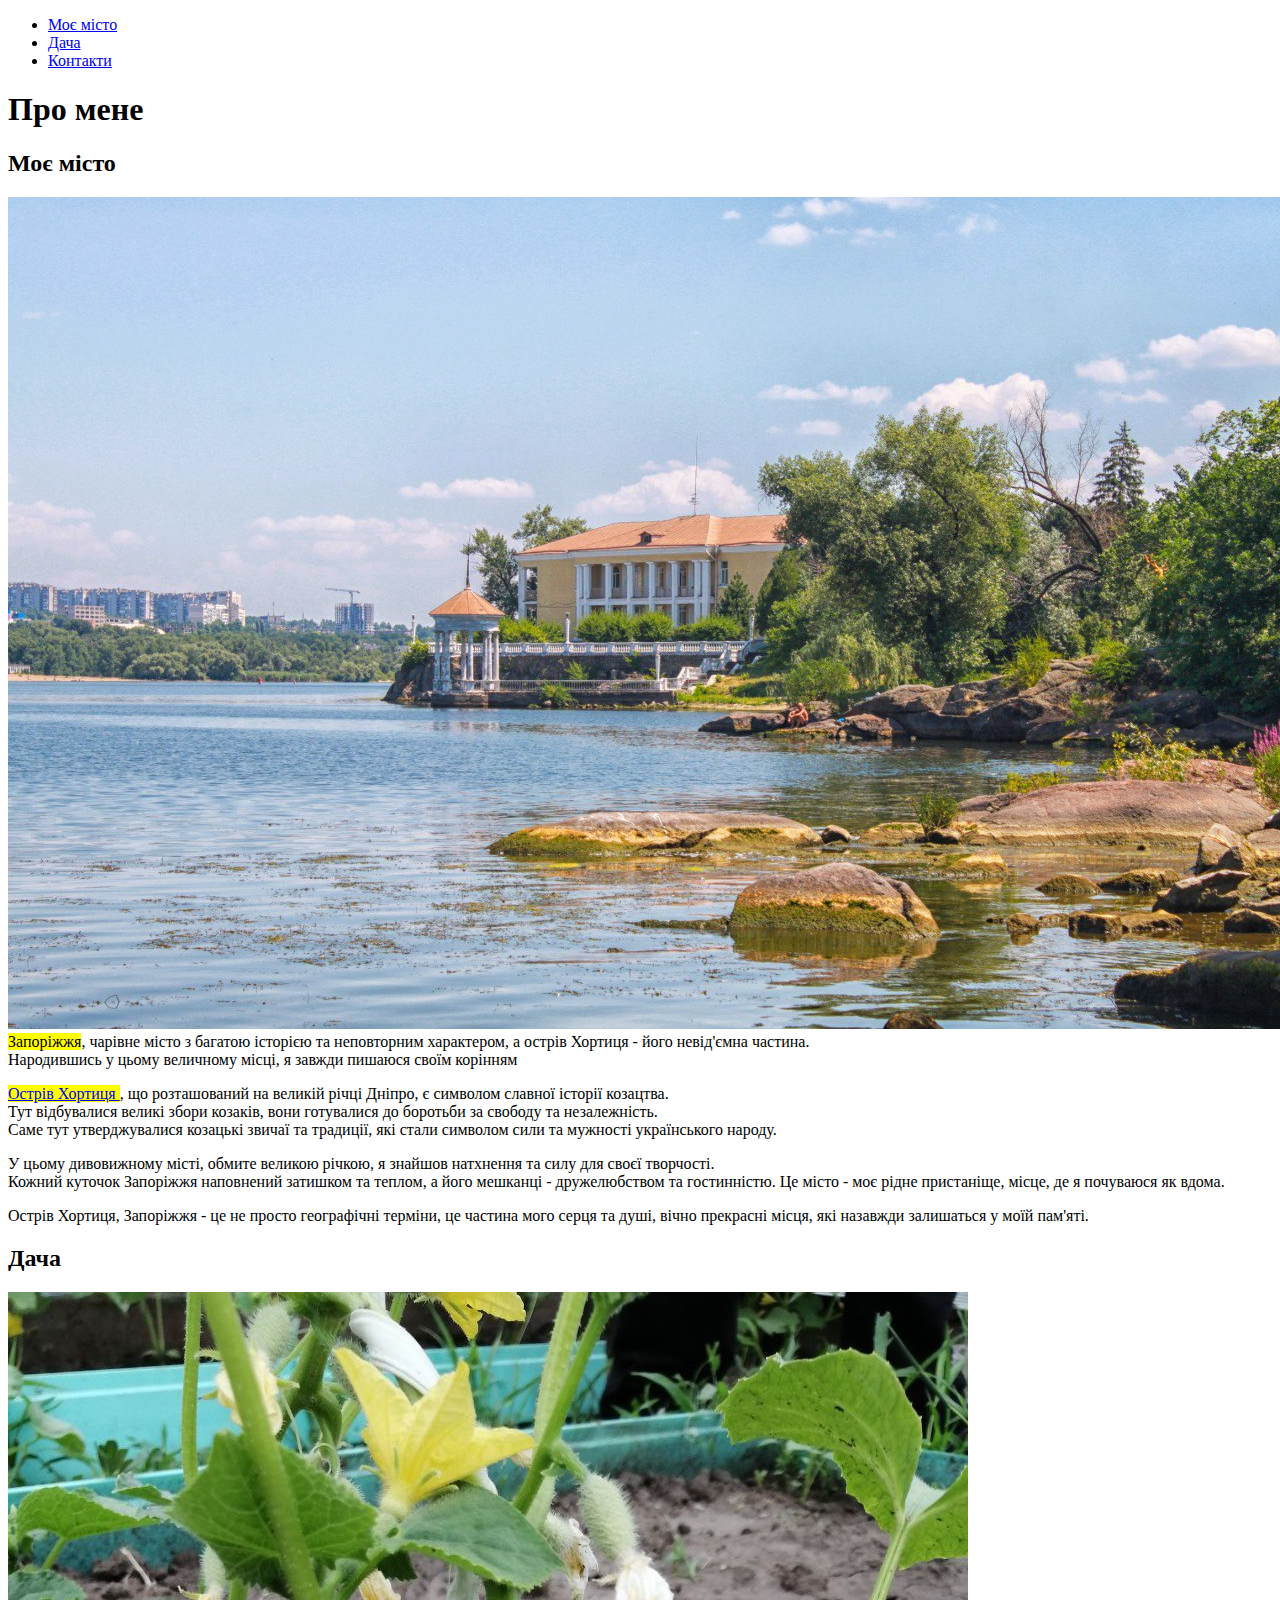
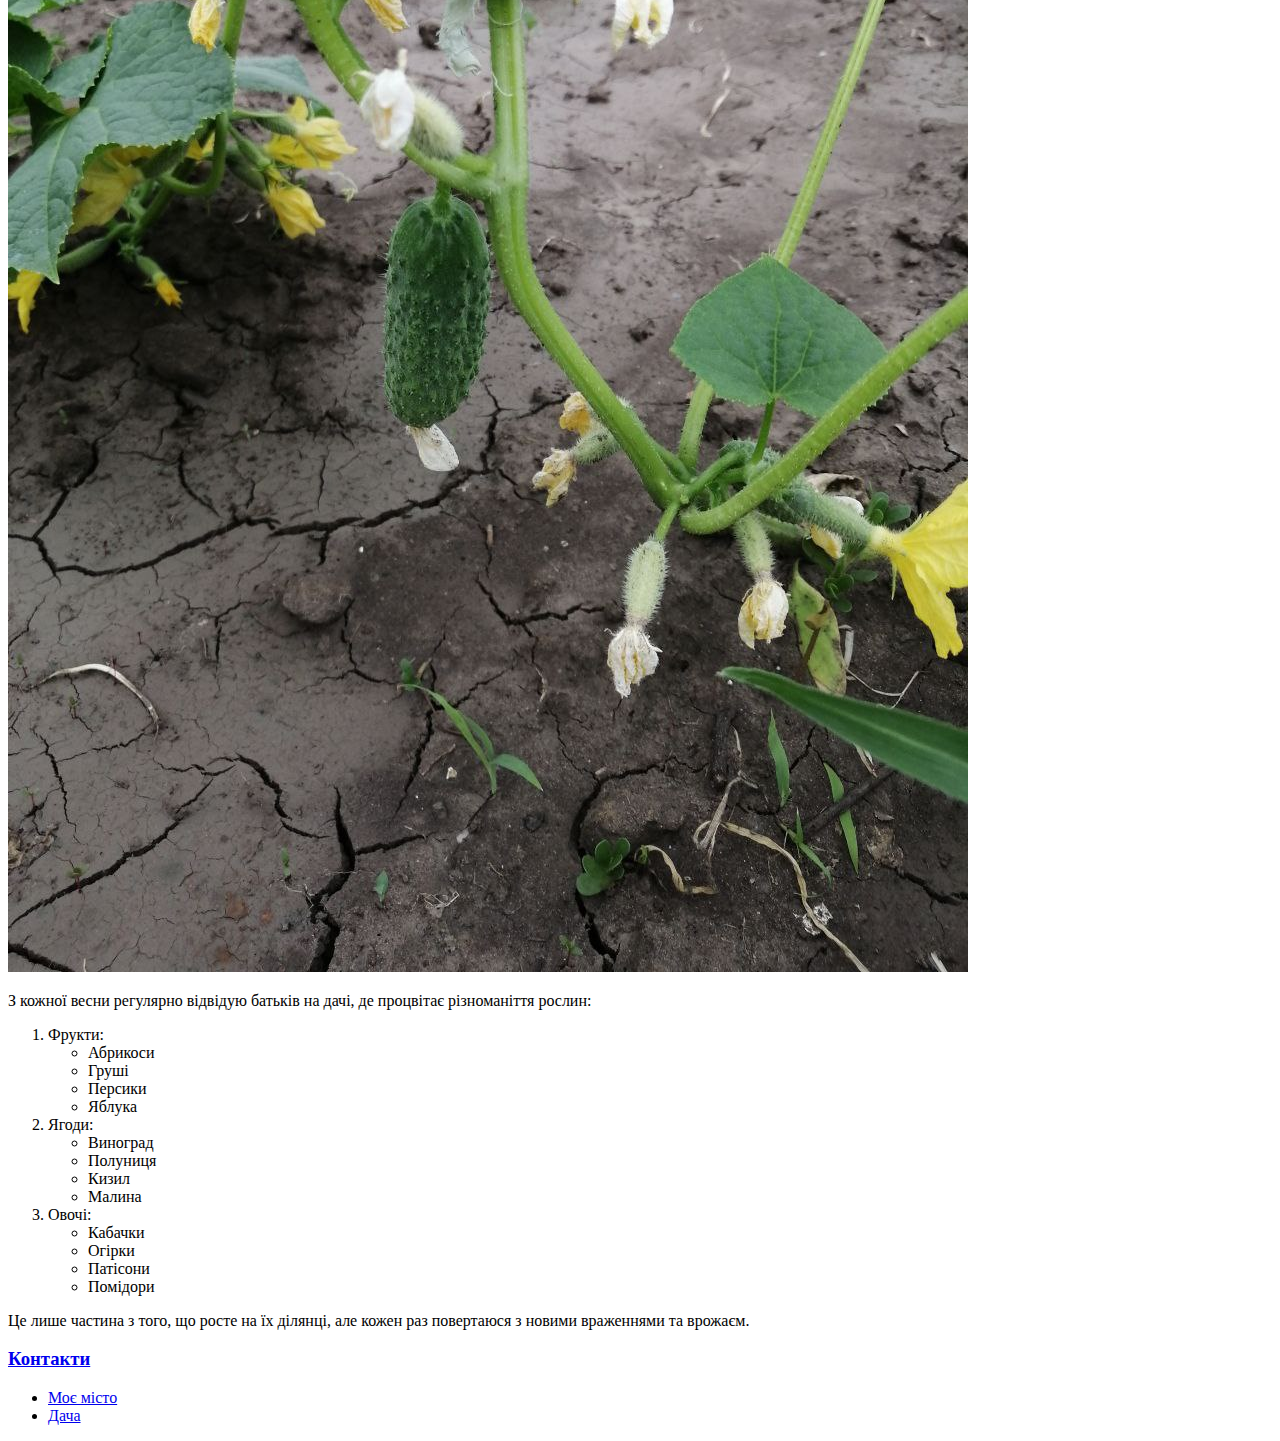
<file: lesson_2/index.html>
<!DOCTYPE html>
<html lang="uk">
<head>
	<meta charset="UTF-8">
	<meta name="viewport" content="width=device-width, initial-scale=1.0">
	<title>Lesson 2</title>
</head>
<body>
	<header>
		<div>
			<ul>
				<li>
					<a href="#section-1">Моє місто</a>
				</li>
				<li>
					<a href="#section-2">Дача</a>
				</li>
				<li>
					<a href="#section-3">Контакти</a>
				</li>
			</ul>
		</div>
	</header>
	<main>
		<div>
			<h1>Про мене</h1>
			<h2 id="section-1"> Моє місто</h2>
			<p>
				<img src="img/ostriv.jpg" alt="річка Дніпро з видом на місто Запоріжжя" title="місто Запоріжжя"> <br>
				<mark>Запоріжжя</mark>, чарівне місто з багатою історією та неповторним характером, а острів Хортиця - його невід'ємна частина. <br> Народившись у цьому величному місці, я завжди пишаюся своїм корінням
			</p>
			<p>
				<mark><a target="_blank" title="Вікіпедія о.Хортиця" href="https://uk.wikipedia.org/wiki/%D0%A5%D0%BE%D1%80%D1%82%D0%B8%D1%86%D1%8F" class="link">
		
					Острів Хортиця
				</a></mark>, що розташований на великій річці Дніпро, є символом славної історії козацтва. <br> Тут відбувалися великі збори козаків, вони готувалися до боротьби за свободу та незалежність. <br> Саме тут утверджувалися козацькі звичаї та традиції, які стали символом сили та мужності українського народу.
			</p>
			<p title="мій текст" class="text">
				У цьому дивовижному місті, обмите великою річкою, я знайшов натхнення та силу для своєї творчості. <br> Кожний куточок Запоріжжя наповнений затишком та теплом, а його мешканці - дружелюбством та гостинністю. Це місто - моє рідне пристаніще, місце, де я почуваюся як вдома.
			</p>
			<p>
				Острів Хортиця, Запоріжжя - це не просто географічні терміни, <span>це частина мого серця та душі</span>, вічно прекрасні місця, які назавжди залишаться у моїй пам'яті.
			</p>
			<h2 id="section-2"> Дача</h2>
			<p>
				<img src="img/ogirec.jpg" alt="Зображений маленький огурчик" title="Зображений маленький огурчик">
			</p>
			З кожної весни регулярно відвідую батьків на дачі, де процвітає різноманіття рослин:
				<ol>
					<li>
						Фрукти:
						<ul>
							<li>
								Абрикоси
							</li>
						</ul>
						<ul>
							<li>
								Груші
							</li>
						</ul>
						<ul>
							<li>
								Персики
							</li>
						</ul>
						<ul>
							<li>
								Яблука
							</li>
						</ul>
					</li>
					<li>
						Ягоди:
						<ul>
							<li>
								Виноград
							</li>
						</ul>
						<ul>
							<li>
								Полуниця
							</li>
						</ul>
						<ul>
							<li>
								Кизил
							</li>
						</ul>
						<ul>
							<li>
								Малина
							</li>
						</ul>
					</li>
					<li>
						Овочі:
						<ul>
							<li>
								Кабачки
							</li>
						</ul>
						<ul>
							<li>
								Огірки
							</li>
						</ul>
						<ul>
							<li>
								Патісони
							</li>
						</ul>
						<ul>
							<li>
								Помідори
							</li>
						</ul>
					</li>
				</ol>
				<p>Це лише частина з того, що росте на їх ділянці, але кожен раз повертаюся з новими враженнями та врожаєм.</p>
		</div>
	</main>
	<footer id="section-3">
		<a target="_blank" href="contacts.html"><h3>Контакти</h3></a>
		<ul>
			<li>
				<a href="#section-1">Моє місто</a>
			</li>
			<li>
				<a href="#section-2">Дача</a>
			</li>
		</ul>
	</footer>
</body>
</html>
</file>
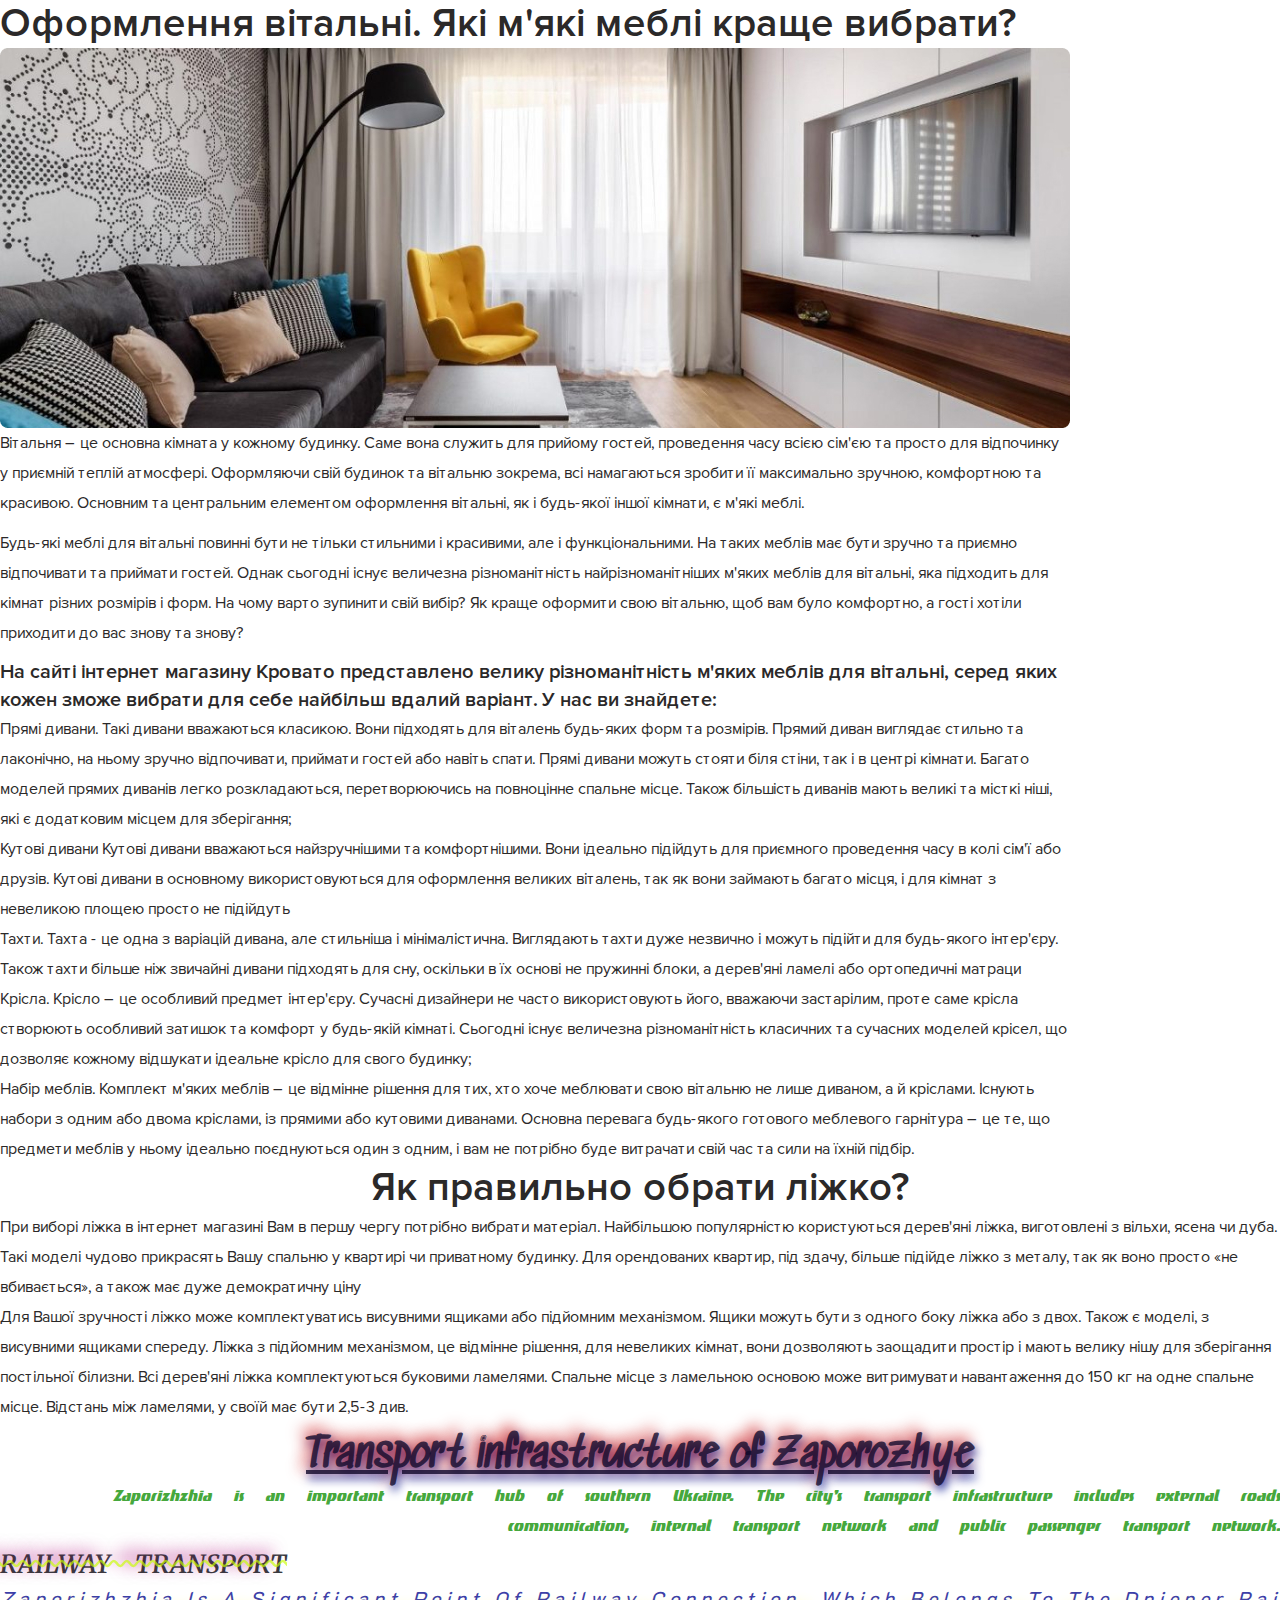
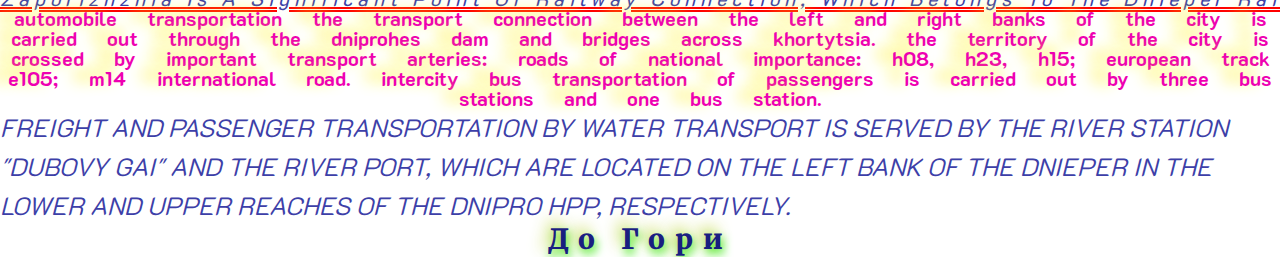
<file: lesson_4/index.html>
<!DOCTYPE html>
<html lang="uk">
	<head>	
				<meta charset="UTF-8">	
		<meta name="viewport" content="width=device-width, initial-scale=1.0">
		<link rel="stylesheet" href="css/style.css">
		<title>Lesson 4</title>
		</head>

	<body>

		<header class="header">
			<h1 id="head" >Оформлення вітальні. Які м'які меблі краще вибрати?</h1>
		</header>

		<main class="main">

			<div class="main-text">
				<img src="img/krovato.jpg" alt="вітальня з меблями">
				<p class="main-text-1">
				Вітальня – це основна кімната у кожному будинку. Саме вона служить для прийому гостей, проведення часу всією сім'єю та просто для відпочинку у приємній теплій атмосфері. Оформляючи свій будинок та вітальню зокрема, всі намагаються зробити її максимально зручною, комфортною та красивою. Основним та центральним елементом оформлення вітальні, як і будь-якої іншої кімнати, є м'які меблі.
				</p>
				<p class="main-text-1">
				Будь-які меблі для вітальні повинні бути не тільки стильними і красивими, але і функціональними. На таких меблів має бути зручно та приємно відпочивати та приймати гостей. Однак сьогодні існує величезна різноманітність найрізноманітніших м'яких меблів для вітальні, яка підходить для кімнат різних розмірів і форм. На чому варто зупинити свій вибір? Як краще оформити свою вітальню, щоб вам було комфортно, а гості хотіли приходити до вас знову та знову?
				</p>
			</div>
			<div class="main-text-2">
				<h2 class="text-h2">
					На сайті інтернет магазину Кровато представлено велику різноманітність м'яких меблів для вітальні, серед яких кожен зможе вибрати для себе найбільш вдалий варіант. У нас ви знайдете:
				</h2>
					<p class="list1">
						Прямі дивани. Такі дивани вважаються класикою. Вони підходять для віталень будь-яких форм та розмірів. Прямий диван
						виглядає стильно та лаконічно, на ньому зручно відпочивати, приймати гостей або навіть спати. Прямі дивани можуть стояти
						біля стіни, так і в центрі кімнати. Багато моделей прямих диванів легко розкладаються, перетворюючись на повноцінне
						спальне місце. Також більшість диванів мають великі та місткі ніші, які є додатковим місцем для зберігання;
					</p>
					<p class="list1">
						Кутові дивани Кутові дивани вважаються найзручнішими та комфортнішими. Вони ідеально підійдуть для приємного проведення
						часу в колі сім'ї або друзів. Кутові дивани в основному використовуються для оформлення великих віталень, так як вони
						займають багато місця, і для кімнат з невеликою площею просто не підійдуть
					</p>
					<p class="list1">
						Тахти. Тахта - це одна з варіацій дивана, але стильніша і мінімалістична. Виглядають тахти дуже незвично і можуть
						підійти для будь-якого інтер'єру. Також тахти більше ніж звичайні дивани підходять для сну, оскільки в їх основі не
						пружинні блоки, а дерев'яні ламелі або ортопедичні матраци
					</p>
					<p class="list1">
						Крісла. Крісло – це особливий предмет інтер'єру. Сучасні дизайнери не часто використовують його, вважаючи застарілим,
						проте саме крісла створюють особливий затишок та комфорт у будь-якій кімнаті. Сьогодні існує величезна різноманітність
						класичних та сучасних моделей крісел, що дозволяє кожному відшукати ідеальне крісло для свого будинку;
					</p>
					<p class="list1">
						Набір меблів. Комплект м'яких меблів – це відмінне рішення для тих, хто хоче меблювати свою вітальню не лише диваном, а
						й кріслами. Існують набори з одним або двома кріслами, із прямими або кутовими диванами. Основна перевага будь-якого
						готового меблевого гарнітура – це те, що предмети меблів у ньому ідеально поєднуються один з одним, і вам не потрібно
						буде витрачати свій час та сили на їхній підбір.
					</p>
			</div>
			<div class="choice">
				<h2 class="choice-h2">
					Як правильно обрати ліжко?
				</h2>
				<p>
					При виборі ліжка в інтернет магазині Вам в першу чергу потрібно вибрати матеріал. Найбільшою популярністю користуються
					дерев'яні ліжка, виготовлені з вільхи, ясена чи дуба. Такі моделі чудово прикрасять Вашу спальню у квартирі чи
					приватному будинку. Для орендованих квартир, під здачу, більше підійде ліжко з металу, так як воно просто «не
					вбивається», а також має дуже демократичну ціну
				</p>
				<p>
					Для Вашої зручності ліжко може комплектуватись висувними ящиками або підйомним механізмом. Ящики можуть бути з одного
					боку ліжка або з двох. Також є моделі, з висувними ящиками спереду. Ліжка з підйомним механізмом, це відмінне рішення,
					для невеликих кімнат, вони дозволяють заощадити простір і мають велику нішу для зберігання постільної білизни. Всі
					дерев'яні ліжка комплектуються буковими ламелями. Спальне місце з ламельною основою може витримувати навантаження до 150
					кг на одне спальне місце. Відстань між ламелями, у своїй має бути 2,5-3 див.
				</p>
			</div>
			<div class="exercise">
				<h3 class="transport">
					Transport infrastructure of Zaporozhye
				</h3>
				<p class="example1">
						Zaporizhzhia is an important transport hub of southern Ukraine. The city's transport infrastructure includes external
						roads
						communication, internal transport network and public passenger transport network.
				</p>
				<h4>
					Railway transport
				</h4>
				<p class="example2">
						Zaporizhzhia is a significant point of railway connection, which belongs to the Dnieper railway. They function in the
						city
						two railway stations — Zaporizhia-1 and Zaporizhia-2.
				</p>
				<p class="example3">
						Automobile transportation
						The transport connection between the left and right banks of the city is carried out through the DniproHES dam and
						bridges across Khortytsia.
						The territory of the city is crossed by important transport arteries: roads of national importance: H08, H23, H15;
						European track
						E105; M14 international road. Intercity bus transportation of passengers is carried out by three bus stations and
						one bus station.
				</p>
				<p class="example4">
						Freight and passenger transportation by water transport is served by the river station "Dubovy Gai" and the river port,
						which are located on the left bank of the Dnieper in the lower and upper reaches of the Dnipro HPP, respectively.
				</p>
			</div>
		</main>
			<footer class="footer">
			<a href="#head">До гори</a>
		</footer>
	</body>
</html>
</file>
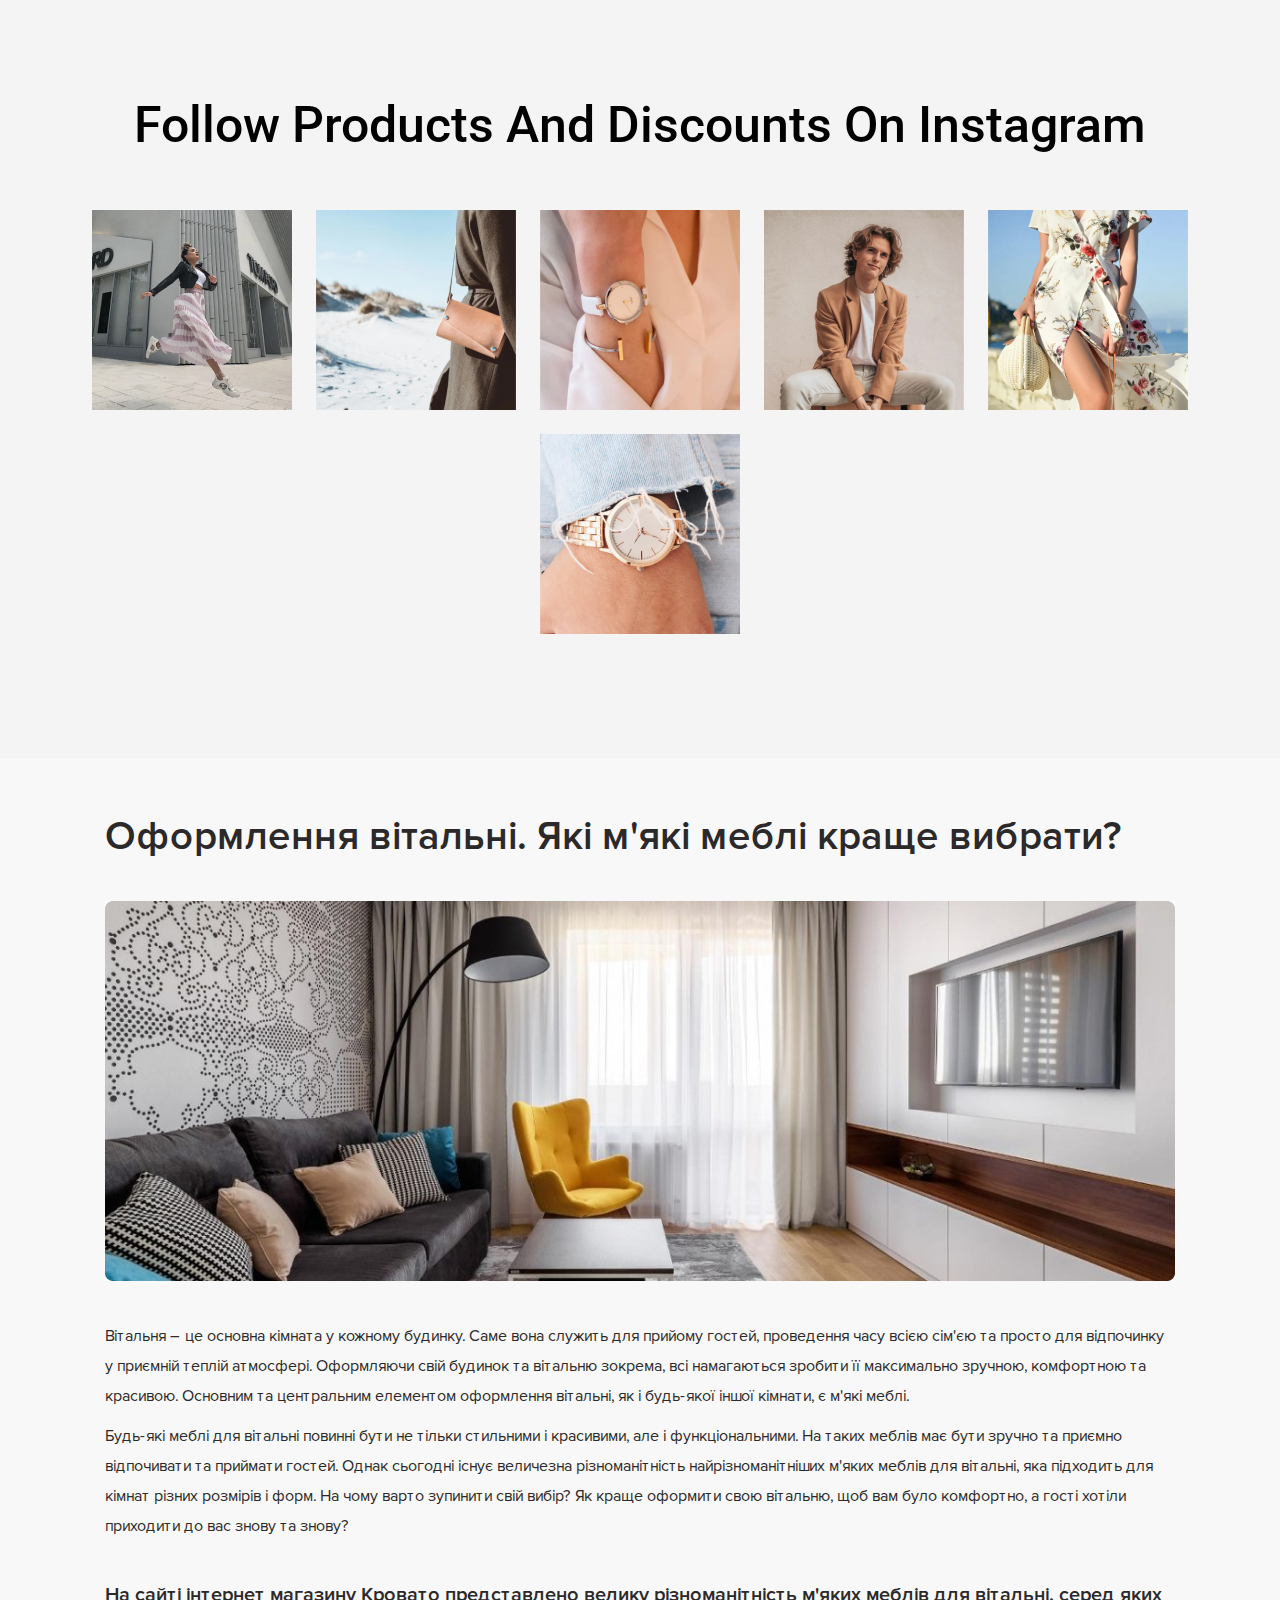
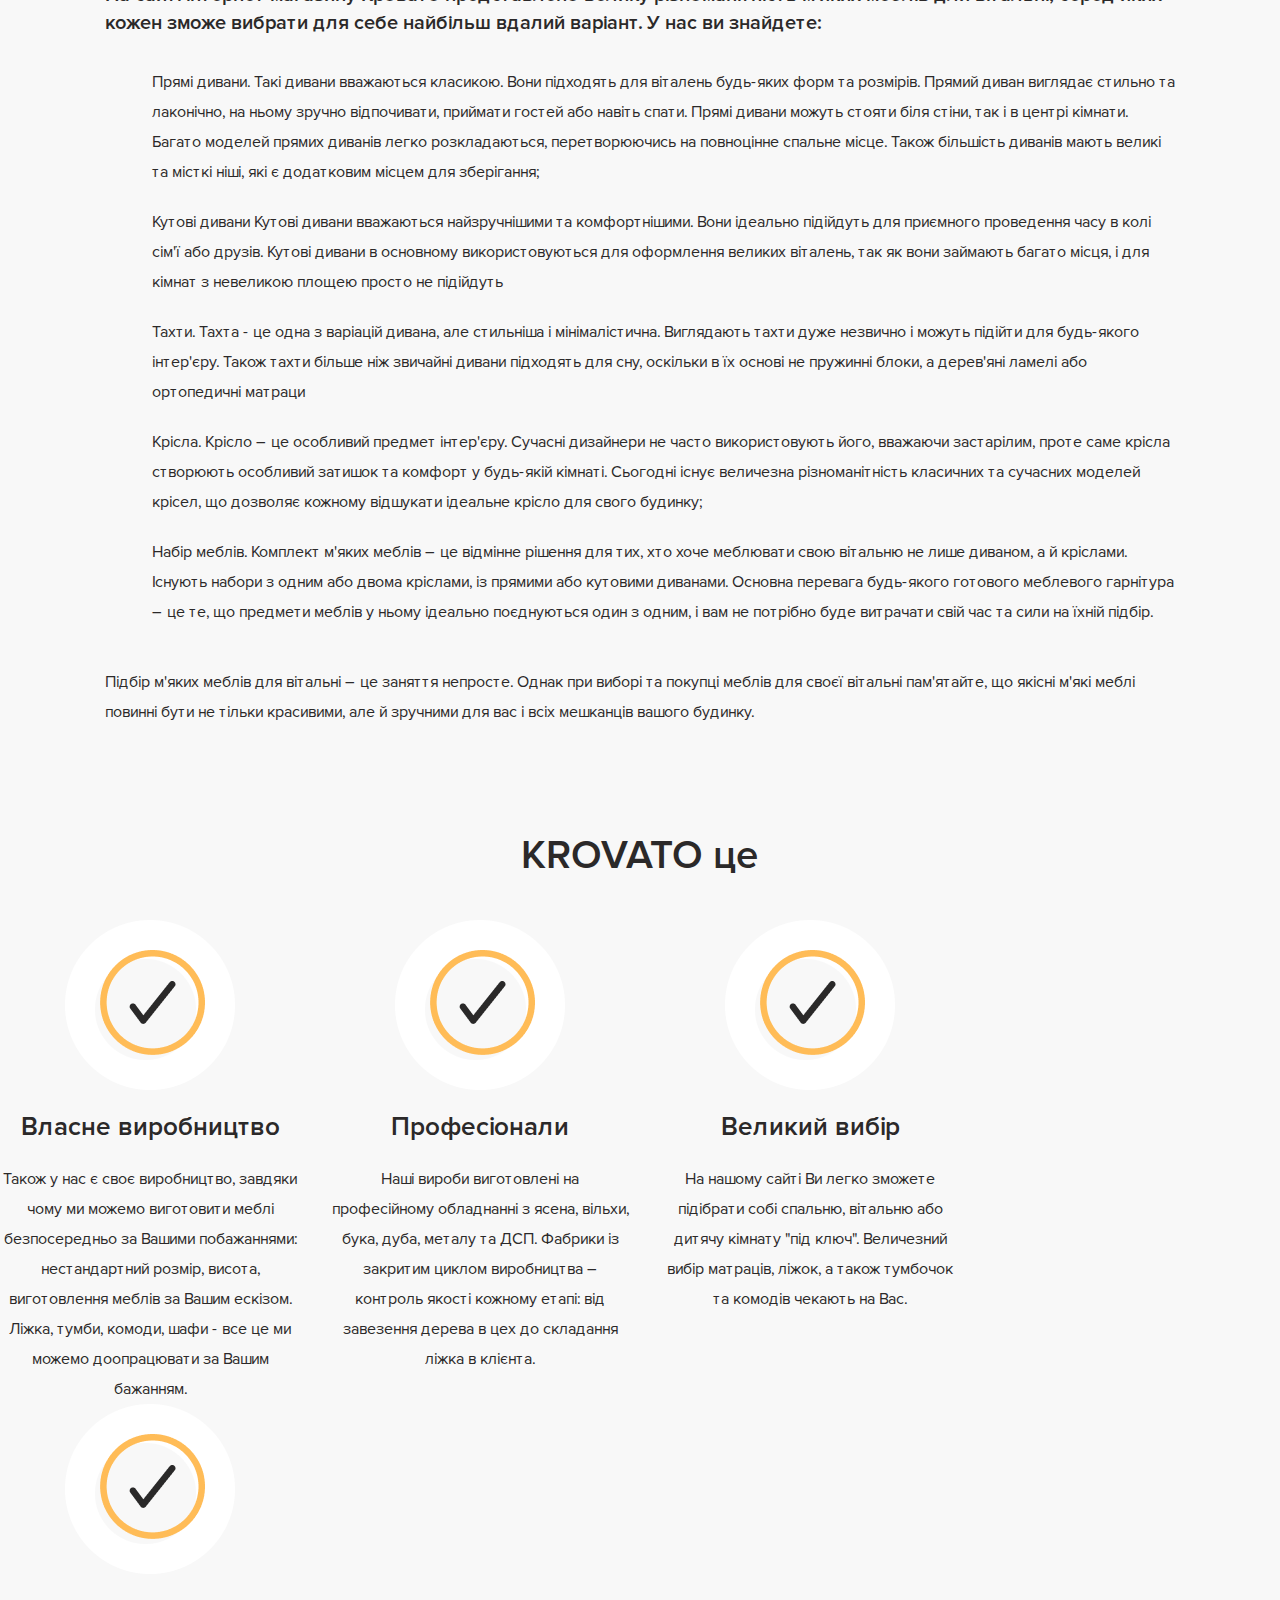
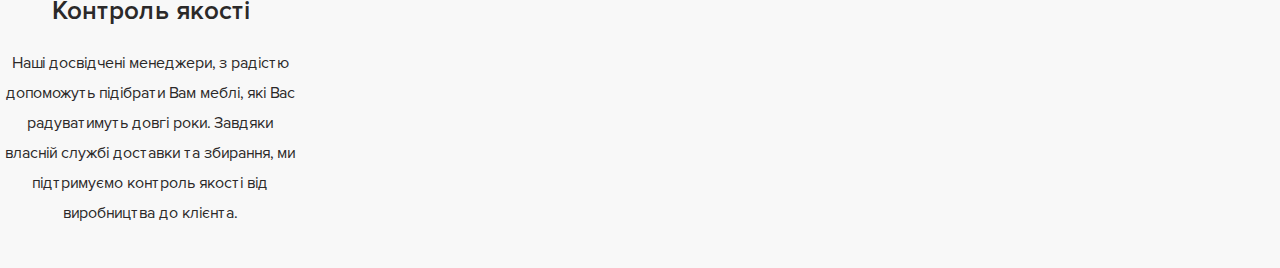
<file: lesson_5/index.html>
<!DOCTYPE html>
<html lang="uk">
	<head>	
		<meta charset="UTF-8">	
		<meta name="viewport" content="width=device-width, initial-scale=1.0">
		<link rel="stylesheet" href="css/style.css">
		<title>Lesson 5</title>
	</head>

	<body>

		<header class="header">
		</header>

		<main class="main">
			<div class="follow centr">
				<div class="follow__products">
					<h1 class="title">
						Follow products and discounts on Instagram
					</h1>
					<div class="pics">
						<div class="pic">
							<a href="#"><img src="img/1.jpg" alt="1"></a>
						</div>
						<div class="pic">
							<a href="#"><img src="img/2.jpg" alt="2"></a>
						</div>
						<div class="pic">
							<a href="#"><img src="img/3.jpg" alt="3"></a>
						</div>
						<div class="pic">
							<a href="#"><img src="img/4.jpg" alt="4"></a>
						</div>
						<div class="pic">
							<a href="#"><img src="img/5.jpg" alt="5"></a>
						</div>
						<div class="pic">
							<a href="#"><img src="img/6.jpg" alt="6"></a>
						</div>						
					</div>
				</div>
			</div>
			<div class="krovato">
				<div class="krovato__choose krovato__conteiner">
					<h2 class="subtitle">
						Оформлення вітальні. Які м'які меблі краще вибрати?
					</h2>
					<div class="main-text1">
						<div class="krovato__choose-img">
						<img src="img/krovato.jpg" alt="вітальня з меблями">
						</div>
						<p class="main-text-1">
							Вітальня – це основна кімната у кожному будинку. Саме вона служить для прийому гостей, проведення часу всією
							сім'єю та просто для відпочинку у приємній теплій атмосфері. Оформляючи свій будинок та вітальню зокрема, всі
							намагаються зробити її максимально зручною, комфортною та красивою. Основним та центральним елементом оформлення
							вітальні, як і будь-якої іншої кімнати, є м'які меблі.
						</p>
						<p class="main-text-1">
							Будь-які меблі для вітальні повинні бути не тільки стильними і красивими, але і функціональними. На таких меблів
							має бути зручно та приємно відпочивати та приймати гостей. Однак сьогодні існує величезна різноманітність
							найрізноманітніших м'яких меблів для вітальні, яка підходить для кімнат різних розмірів і форм. На чому варто
							зупинити свій вибір? Як краще оформити свою вітальню, щоб вам було комфортно, а гості хотіли приходити до вас
							знову та знову?
						</p>
					</div>
					<div class="main-text2">
						<h3 class="text-h3">
							На сайті інтернет магазину Кровато представлено велику різноманітність м'яких меблів для вітальні, серед яких
							кожен зможе вибрати для себе найбільш вдалий варіант. У нас ви знайдете:
						</h3>
						<p class="list1">
							Прямі дивани. Такі дивани вважаються класикою. Вони підходять для віталень будь-яких форм та розмірів. Прямий
							диван
							виглядає стильно та лаконічно, на ньому зручно відпочивати, приймати гостей або навіть спати. Прямі дивани можуть
							стояти
							біля стіни, так і в центрі кімнати. Багато моделей прямих диванів легко розкладаються, перетворюючись на
							повноцінне
							спальне місце. Також більшість диванів мають великі та місткі ніші, які є додатковим місцем для зберігання;
						</p>
						<p class="list1">
							Кутові дивани Кутові дивани вважаються найзручнішими та комфортнішими. Вони ідеально підійдуть для приємного
							проведення
							часу в колі сім'ї або друзів. Кутові дивани в основному використовуються для оформлення великих віталень, так як
							вони
							займають багато місця, і для кімнат з невеликою площею просто не підійдуть
						</p>
						<p class="list1">
							Тахти. Тахта - це одна з варіацій дивана, але стильніша і мінімалістична. Виглядають тахти дуже незвично і можуть
							підійти для будь-якого інтер'єру. Також тахти більше ніж звичайні дивани підходять для сну, оскільки в їх основі
							не
							пружинні блоки, а дерев'яні ламелі або ортопедичні матраци
						</p>
						<p class="list1">
							Крісла. Крісло – це особливий предмет інтер'єру. Сучасні дизайнери не часто використовують його, вважаючи
							застарілим,
							проте саме крісла створюють особливий затишок та комфорт у будь-якій кімнаті. Сьогодні існує величезна
							різноманітність
							класичних та сучасних моделей крісел, що дозволяє кожному відшукати ідеальне крісло для свого будинку;
						</p>
						<p class="list1">
							Набір меблів. Комплект м'яких меблів – це відмінне рішення для тих, хто хоче меблювати свою вітальню не лише
							диваном, а
							й кріслами. Існують набори з одним або двома кріслами, із прямими або кутовими диванами. Основна перевага
							будь-якого
							готового меблевого гарнітура – це те, що предмети меблів у ньому ідеально поєднуються один з одним, і вам не
							потрібно
							буде витрачати свій час та сили на їхній підбір.
						</p>
					</div>	
					<div class="main-text3">
						<p class="main-text-1">
							Підбір м'яких меблів для вітальні – це заняття непросте. Однак при виборі та покупці меблів для своєї вітальні
							пам'ятайте, що якісні м'які меблі повинні бути не тільки красивими, але й зручними для вас і всіх мешканців вашого
							будинку.
						</p>
					</div>
				</div>
			</div>
			<div class="krovato__about">
				<div class="krovato__block block__conteiner">
					<div class="krovato_title">
						KROVATO це
					</div>
					<div class="krovato__items">
						<div class="krovato__item krovato__item-1">
							<div class="krovato__img">
								<img src="img/check.png" alt="галочка">
							</div>
							<div class="krovato__title1">
								Власне виробництво
							</div>
							<p class="krovato__text">
								Також у нас є своє виробництво, завдяки чому ми можемо виготовити меблі безпосередньо за Вашими побажаннями:
								нестандартний розмір, висота, виготовлення меблів за Вашим ескізом. Ліжка, тумби, комоди, шафи - все це ми можемо
								доопрацювати за Вашим бажанням.
							</p>
						</div>
						<div class="krovato__item krovato__item-2">
							<div class="krovato__img">
								<img src="img/check.png" alt="галочка">
							</div>
							<div class="krovato__title1">
								Професіонали
							</div>
							<p class="krovato__text">
								Наші вироби виготовлені на професійному обладнанні з ясена, вільхи, бука, дуба, металу та ДСП. Фабрики із закритим
								циклом виробництва – контроль якості кожному етапі: від завезення дерева в цех до складання ліжка в клієнта.
							</p>
						</div>
							<div class="krovato__item krovato__item-3">
								<div class="krovato__img">
									<img src="img/check.png" alt="галочка">
								</div>
								<div class="krovato__title1">
									Великий вибір
								</div>
								<p class="krovato__text">
									На нашому сайті Ви легко зможете підібрати собі спальню, вітальню або дитячу кімнату "під ключ". Величезний вибір
									матраців, ліжок, а також тумбочок та комодів чекають на Вас.
								</p>
							</div>
						<div class="krovato__item krovato__item-4">
							<div class="krovato__img">
								<img src="img/check.png" alt="галочка">
							</div>
							<div class="krovato__title1">
								Контроль якості
							</div>
							<p class="krovato__text">
								Наші досвідчені менеджери, з радістю допоможуть підібрати Вам меблі, які Вас радуватимуть довгі роки. Завдяки власній службі доставки та збирання, ми підтримуємо контроль якості від виробництва до клієнта.
							</p>
						</div>
					</div>
				</div>
			</div>
		</main>

		<footer class="footer">
			
		</footer>
	</body>
</html>
</file>
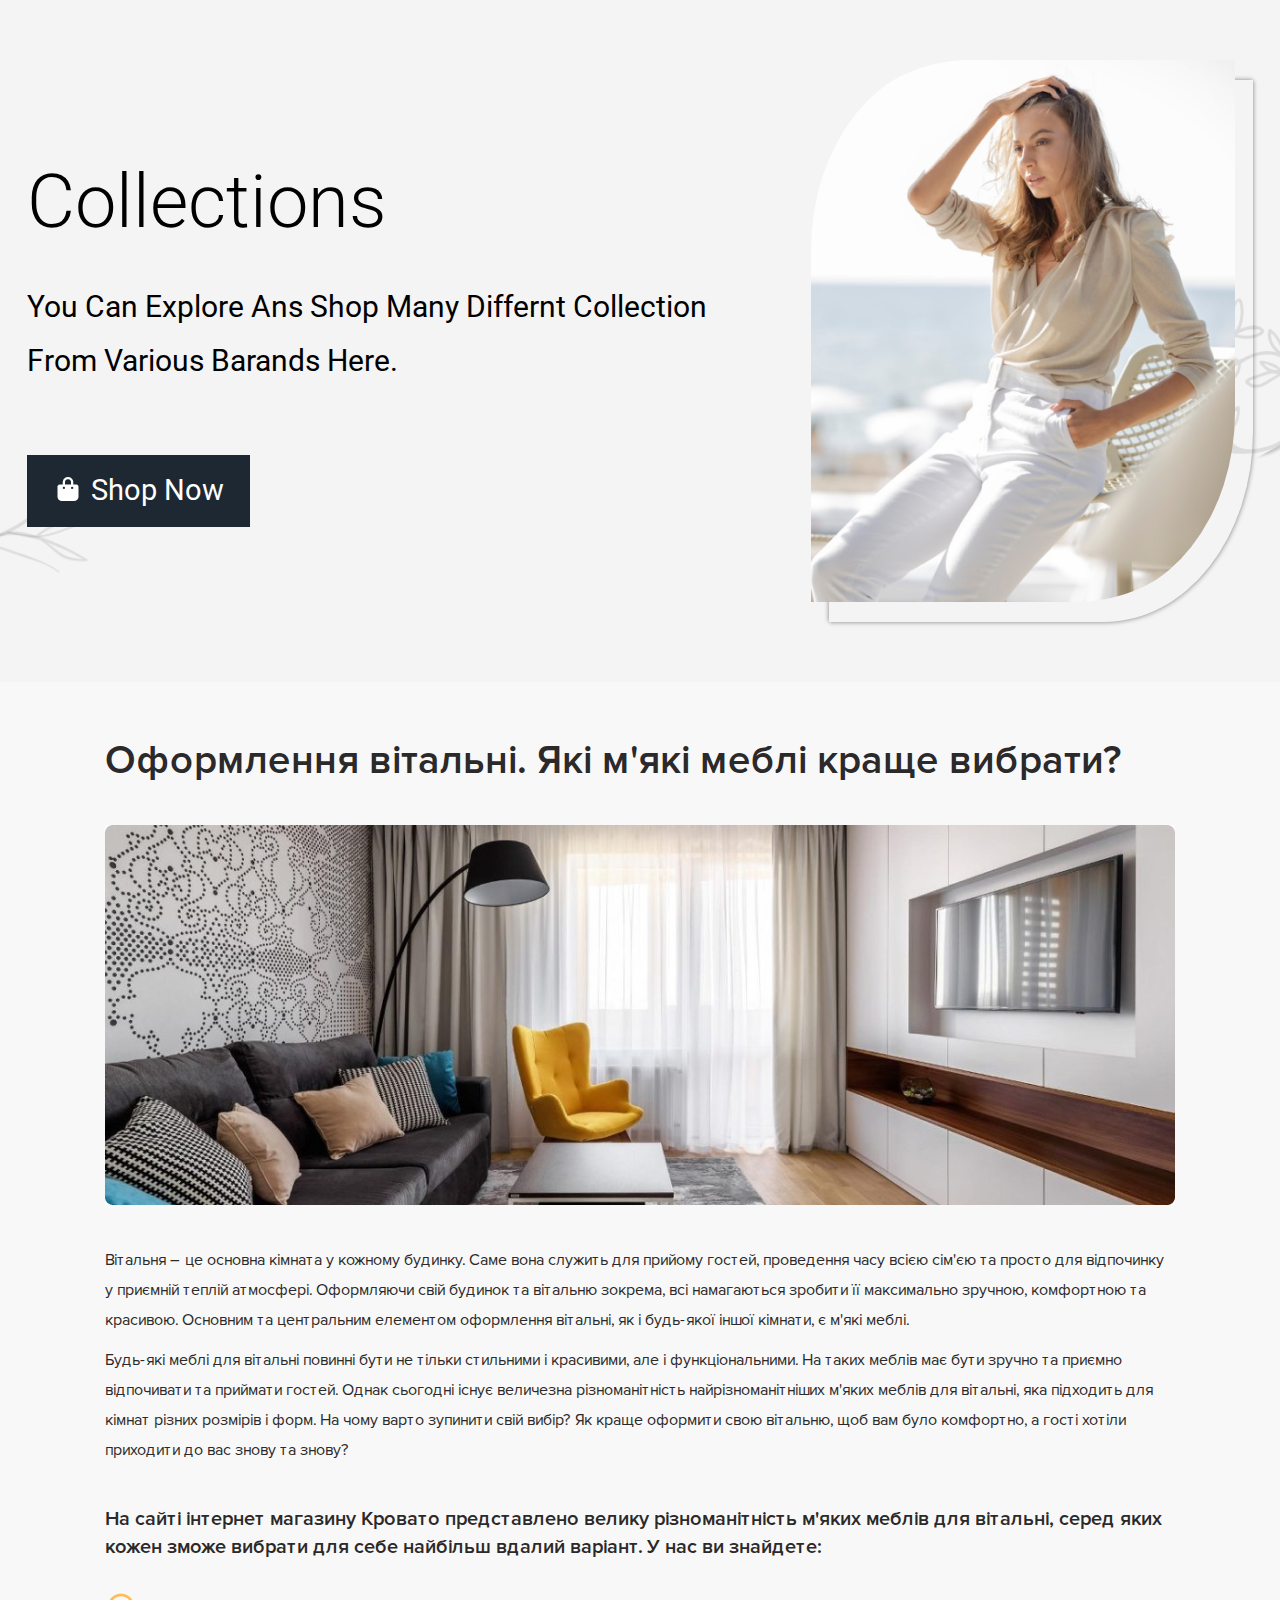
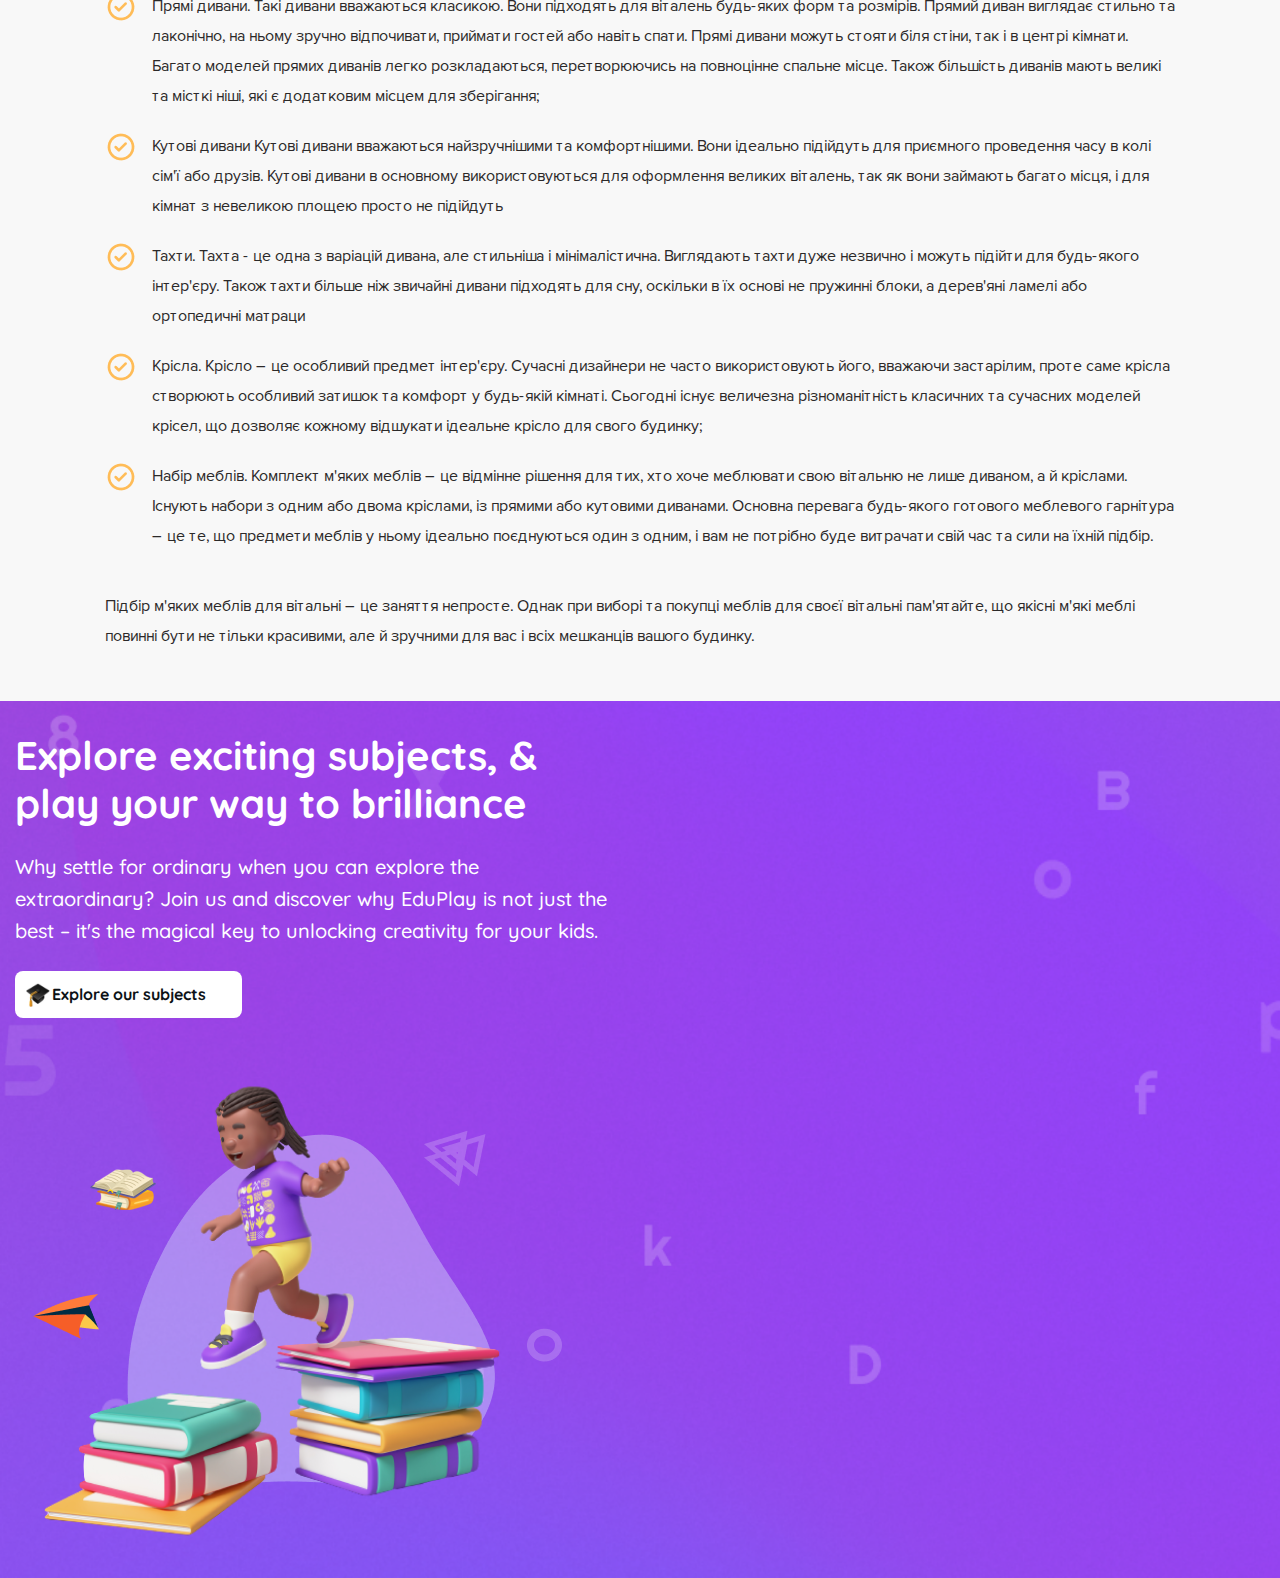
<file: lesson_6/index.html>
<!DOCTYPE html>
<html lang="uk">
	<head>	
		<meta charset="UTF-8">	
		<meta name="viewport" content="width=device-width, initial-scale=1.0">
		<link rel="stylesheet" href="css/style.css">
		<title>Lesson 6</title>
	</head>

	<body>

		<header class="coral">
			<div class="coral__conteiner">
				<div class="coral__main">
					<div class="coral__shop">
						<h1 class="coral__title">Collections</h1>
						<p>
							you can explore ans shop many differnt collection
							from various barands here.
						</p>
						<a href="#" class="coral__btn"><span>shop now</span></a>
					</div>
					<div class="coral__media">
						<div class="coral__image">
							<img src="img/1.png" alt="дівчина в білих штанах і блузці">
						</div>
					</div>
				</div>
			</div>
		</header>

		<main class="main">
			<div class="krovato">
				<div class="krovato__choose krovato__conteiner">
					<h2 class="subtitle">
						Оформлення вітальні. Які м'які меблі краще вибрати?
					</h2>
					<div class="main-text1">
						<div class="krovato__choose-img">
						<img class="krovato-img" src="img/krovato.jpg" alt="вітальня з меблями">
						</div>
						<p class="main-text-1">
							Вітальня – це основна кімната у кожному будинку. Саме вона служить для прийому гостей, проведення часу всією
							сім'єю та просто для відпочинку у приємній теплій атмосфері. Оформляючи свій будинок та вітальню зокрема, всі
							намагаються зробити її максимально зручною, комфортною та красивою. Основним та центральним елементом оформлення
							вітальні, як і будь-якої іншої кімнати, є м'які меблі.
						</p>
						<p class="main-text-1">
							Будь-які меблі для вітальні повинні бути не тільки стильними і красивими, але і функціональними. На таких меблів
							має бути зручно та приємно відпочивати та приймати гостей. Однак сьогодні існує величезна різноманітність
							найрізноманітніших м'яких меблів для вітальні, яка підходить для кімнат різних розмірів і форм. На чому варто
							зупинити свій вибір? Як краще оформити свою вітальню, щоб вам було комфортно, а гості хотіли приходити до вас
							знову та знову?
						</p>
					</div>
					<div class="main-text2">
						<h3 class="text-h3">
							На сайті інтернет магазину Кровато представлено велику різноманітність м'яких меблів для вітальні, серед яких
							кожен зможе вибрати для себе найбільш вдалий варіант. У нас ви знайдете:
						</h3>
						<ul>
							<li class="list1">
								<p>
									Прямі дивани. Такі дивани вважаються класикою. Вони підходять для віталень будь-яких форм та розмірів. Прямий
									диван
									виглядає стильно та лаконічно, на ньому зручно відпочивати, приймати гостей або навіть спати. Прямі дивани можуть
									стояти
									біля стіни, так і в центрі кімнати. Багато моделей прямих диванів легко розкладаються, перетворюючись на
									повноцінне
									спальне місце. Також більшість диванів мають великі та місткі ніші, які є додатковим місцем для зберігання;
								</p>
							</li>
							<li class="list1">
								<p>
									Кутові дивани Кутові дивани вважаються найзручнішими та комфортнішими. Вони ідеально підійдуть для приємного
									проведення
									часу в колі сім'ї або друзів. Кутові дивани в основному використовуються для оформлення великих віталень, так як
									вони
									займають багато місця, і для кімнат з невеликою площею просто не підійдуть
								</p>
							</li>
							<li class="list1">
								<p>
									Тахти. Тахта - це одна з варіацій дивана, але стильніша і мінімалістична. Виглядають тахти дуже незвично і можуть
									підійти для будь-якого інтер'єру. Також тахти більше ніж звичайні дивани підходять для сну, оскільки в їх основі
									не
									пружинні блоки, а дерев'яні ламелі або ортопедичні матраци
								</p>
							</li>
							<li class="list1">
								<p>
									Крісла. Крісло – це особливий предмет інтер'єру. Сучасні дизайнери не часто використовують його, вважаючи
									застарілим,
									проте саме крісла створюють особливий затишок та комфорт у будь-якій кімнаті. Сьогодні існує величезна
									різноманітність
									класичних та сучасних моделей крісел, що дозволяє кожному відшукати ідеальне крісло для свого будинку;
								</p>
							</li>
							<li class="list1">
								<p>
									Набір меблів. Комплект м'яких меблів – це відмінне рішення для тих, хто хоче меблювати свою вітальню не лише
									диваном, а
									й кріслами. Існують набори з одним або двома кріслами, із прямими або кутовими диванами. Основна перевага
									будь-якого
									готового меблевого гарнітура – це те, що предмети меблів у ньому ідеально поєднуються один з одним, і вам не
									потрібно
									буде витрачати свій час та сили на їхній підбір.
								</p>
							</li>
						</ul>
					</div>	
					<div class="main-text3">
						<p class="main-text-1">
							Підбір м'яких меблів для вітальні – це заняття непросте. Однак при виборі та покупці меблів для своєї вітальні
							пам'ятайте, що якісні м'які меблі повинні бути не тільки красивими, але й зручними для вас і всіх мешканців вашого
							будинку.
						</p>
					</div>
				</div>
			</div> 
		</main>
		<footer class="footer__explore">
			<div class="explore__container">
				<div class="explore__wrap">
					<div class="content__wrap">
						<div class="content">
							<h4>Explore exciting subjects, & play your way to
							brilliance</h4>
							<p>Why settle for ordinary when you can explore the
							extraordinary?
							Join us and discover why EduPlay is not just the best – it's
							the
							magical key to unlocking creativity for your kids.</p>
							<a class="explore-button" href="#">Explore our subjects</a>
						</div>
					</div>
					<div class="img-wrap">
						<img src="./img/kid.png" alt="image of a cartoon child jumping over stacks of books">
					</div>
				</div>
			</div>
		</footer>
	</body>
</html>




<!-- 🎓 -->
</file>
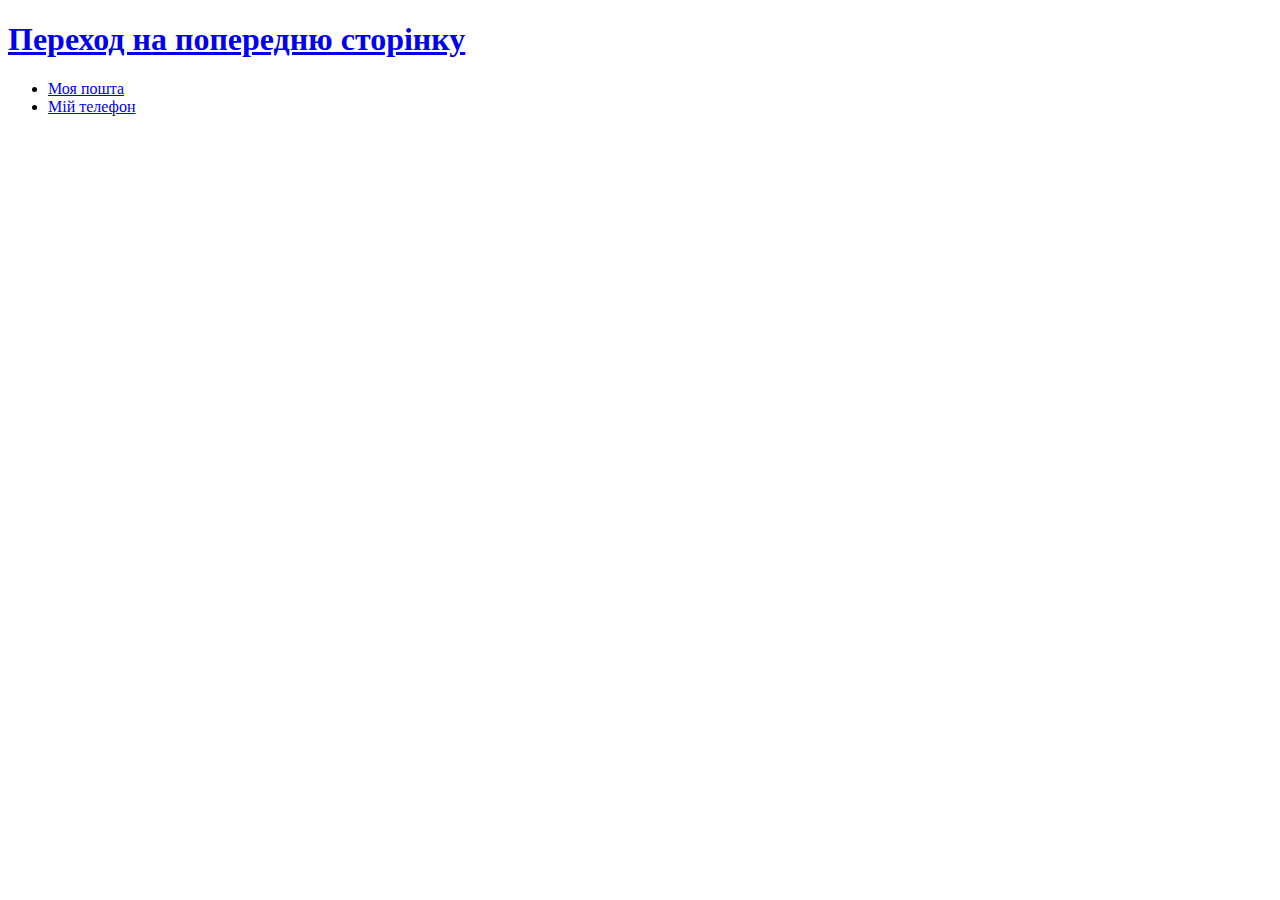
<file: lesson_2/contacts.html>
<!DOCTYPE html>
<html lang="uk">
	<head>
		<meta charset="UTF-8">
		<meta name="viewport" content="width=device-width, initial-scale=1.0">
		<title>Contacts</title>
	</head>
	<body>
	<h1><a href="index.html">Переход на попередню сторінку</a></h1>
	<ul>
		<li>
			<a href="email">Моя пошта</a>
		</li>
		<li>
			<a href="tel">Мій телефон</a>
		</li>
		</ul>
	</body>
</html>
</file>
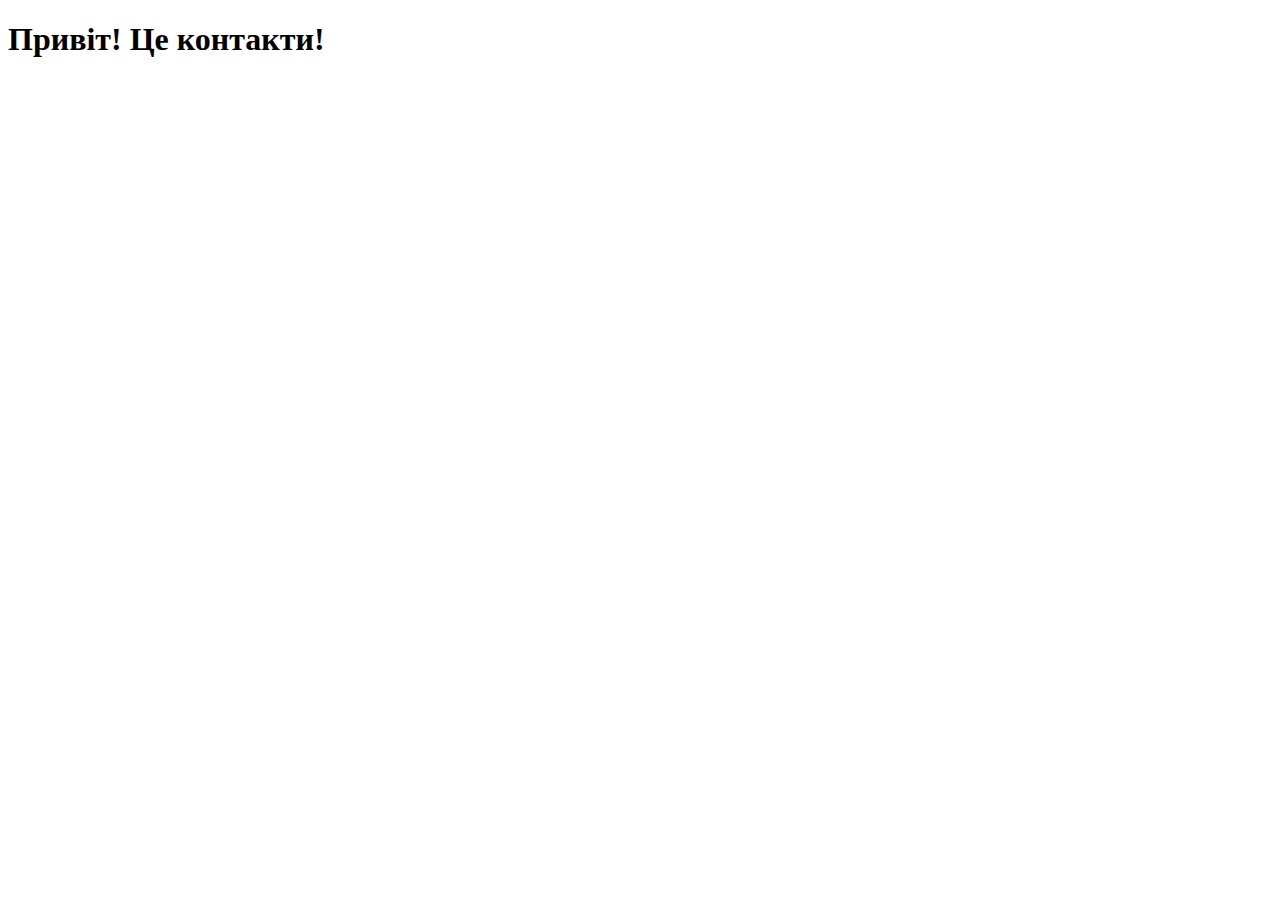
<file: lesson_4/contacts.html>
<!DOCTYPE html>
<html lang="uk">
	<head>
		<meta charset="UTF-8">
		<meta name="viewport" content="width=device-width, initial-scale=1.0">
		<title>Контакти</title>
	</head>
	<body>
		<h1>Привіт! Це контакти!</h1>
	</body>
</html>
</file>
<file: lesson_4/css/style.css>
@import url("fonts.css");
@import url('https://fonts.googleapis.com/css2?family=Tac+One&display=swap');
@import url('https://fonts.googleapis.com/css2?family=Merriweather:ital,wght@0,300;0,400;0,700;0,900;1,300;1,400;1,700;1,900&family=Rubik:ital,wght@0,300..900;1,300..900&display=swap');
@import url("reset.css");


body {
	font-family: "Proxima Nova", sans-serif;
	color: #2b2929;
}


h1 {
	font-size: 40px;
	font-weight: 600;
	line-height: 48px;
}

p.main-text-1 {
	width: 100%;
	max-width: 1070px;
	min-height: auto;
	line-height: 1.875;	/* 30/16 */
	margin-bottom: 10px;
}

h2 {
	font-size: 20px;
	font-weight: 600;
	line-height: 1.4;	/* 28/20 */
}

.main-text-2 {
	line-height: 1.875;	/* 30/16 */
	max-width: 1070px;
}

p.list1 {
	line-height: 30px;
}

.choice-h2 {
	color: #2b2929;
	font-size: 40px;
	text-align: center;
	font-weight: 600;
	line-height: 48px;
}

.choice {
	color: #2b2929;
	line-height: 30px;
	margin-bottom: 10px;
}

h3.transport {
	color: #10092bcc;
	font-size: 40px;
	text-align: center;
	font-family: "Sedgwick Ave", serif;
	font-weight: 800;
	line-height: 48px;
	font-style: normal;
	text-decoration: underline;
	text-shadow:
		-5px -5px 15px rgba(202, 7, 7, 0.863),
		2px 5px 10px rgb(38, 63, 173);
}


h4 {
	color: #0c0d13d2;
	font-size: 25px;
	text-align: left;
	font-family: "Merriweather";
	font-weight: 600;
	line-height: 48px;
	font-style: italic;
	word-spacing: 20px;
	text-transform: uppercase;
	text-decoration: line-through;
	text-decoration-color: rgba(200, 255, 0, 0.651);
	text-decoration-style: wavy;
	text-shadow:
		-15px -5px 15px rgba(184, 38, 140, 0.63);
}

p.example1 {
	color: #46a83d;
	font-size: 20px;
	font-style: italic;
	text-align: right;
	font-family: "Tac One";
	font-weight: 200;
	line-height: 30px;
	letter-spacing: 0;
	word-spacing: 20px;
	text-transform: none;
}

p.example2 {
	color: #3d3fa8;
	font-size: 20px;
	font-family: "K2D", serif;
	font-style: italic;
	font-weight: 400;
	text-decoration: underline;
	text-decoration-color: red;
	text-decoration-style: double;
	text-transform: capitalize;
	letter-spacing: 5px;
	white-space: nowrap;
}

p.example3 {
	color: #ee00b2;
	font-size: 20px;
	font-family: "K2D", sans-serif;
	font-style: normal;
	font-weight: 800;
	text-align: center;
	word-spacing: 25px;
	text-shadow:
		-15px -5px 15px rgb(252, 237, 27);
	text-transform: lowercase;

}

.example4 {
	color: #3d3fa8;
	font-size: 25px;
	font-family: "K2D";
	font-style: oblique;
	font-weight: 300;
	text-align: left;
	text-transform: uppercase;
	line-height: 1.5625;
	/* 25/16 */
}

.footer {
	font-weight: 900;
	font-family: "Merriweather", sans-serif;
	font-size: 28px;
	text-align: center;
	letter-spacing: 10px;
	text-shadow:
		-5px -5px 15px rgba(173, 202, 7, 0.863),
		2px 5px 10px rgb(44, 233, 6);
	text-transform: capitalize;
	color: rgba(15, 17, 128, 0.952);
}
</file>
<file: lesson_6/css/style.css>
@import url("fonts.css");
@import url("https://fonts.googleapis.com/css?family=Roboto:300,regular,500&display=swap");
@import url("https://fonts.googleapis.com/css?family=Quicksand:300,regular,500,600&display=swap");@import url("reset.css");

.coral {
	background: url(../img/3.png) left 471px/ 132px no-repeat, url(../img/2.png) right / 195px no-repeat, rgba(30, 40, 50, 0.05);
	font-family: "Roboto", sans-serif;
	font-size: 0;
	padding: 80px 0px 60px 0px;
}
.coral__conteiner {
	max-width: 1256px;
	padding: 0px 15px;
	margin: 0 auto;
}
.coral__shop {
	display: inline-block;
	width: 58%;
	vertical-align: middle;
}

.coral__shop p {
	font-size: 30px;
	line-height: 183.333333%;	/* 55/30 */
	margin-bottom: 66px;
	text-transform: capitalize;
	margin-right: 20px;
}

.coral__title {
	font-size: 74px;
	font-weight: 300;
	line-height: 74.324324%;	/* 55/74 */
	margin-bottom: 50px;
}

.coral__btn {
	display: inline-block;
	background-color: rgb(30, 40, 50);
	padding: 19px 26px 19px 26px;
}

.coral__btn span {
	background: url(../img/v6-icon.png) top left/ 30px no-repeat;
	font-size: 29px;
	display: inline-block;
	color: rgb(255, 255, 255);
	padding-left: 38px;
	line-height: 117.241379%; /* 34/29 */
	text-transform: capitalize;
	min-height: 30px;
}

.coral__media {
	display: inline-block;
	width: 42%;
	text-align: right;
}

.coral__image {
	display: inline-block;
	vertical-align: middle;
	max-width: 424px;
	border-radius: 35% 0 35% 0;
	box-shadow: 1px 1px 4px rgba(0, 0, 0, 0.25), -1px -1px 4px rgba(0, 0, 0, 0.25);
	/* border: 2px solid rgba(0, 0, 0, 0.25); тест1 */ 
	/* outline: 1px solid rgba(0, 0, 0, 0.25); тест2 */
}

.coral__image img {
	border-radius: 35% 0 35% 0;
	max-width: 100%;
	margin: -20px 18px 20px -18px;
}


.krovato {
	background-color: rgba(248, 248, 248, 1);
}

.krovato__choose {
	font-family: "Proxima Nova", sans-serif;
	padding: 55px 0px 40px 0px;
	color: #2b2929;
	line-height: 1.875;
	/* 30/16 */
}

.krovato__conteiner {
	max-width: 1070px;
	margin: 0 auto;
}

.main-text1 {
	margin-bottom: 40px;
}

.subtitle {
	font-size: 40px;
	font-weight: 600;
	line-height: 1.20;
	/* 48/40 */
	margin-bottom: 40px;
}

.krovato__choose-img {
	margin-bottom: 40px;
}

p.main-text-1 {
	width: 100%;
	min-height: auto;
	margin-bottom: 10px;
}

.text-h3 {
	font-size: 20px;
	font-weight: 600;
	line-height: 1.4;
	/* 28/20 */
	margin-bottom: 30px;
}

.list1 {
	margin-bottom: 20px;
	padding-left: 47px;
	background: url("../img/mark.png") 0 0 / 32px no-repeat;
}

.main-text2 {
	margin-bottom: 40px;
}

.footer__explore {
	background: url(../img/bg3.png) 0 0/cover no-repeat;
}
.explore__container {
	max-width: 1310px;
	padding: 0 15px;
	margin: 0 auto;
	font-family: "Quicksand", sans-serif;
	background: url(../img/Alphabet.png) 0 0/cover no-repeat;
	}
.explore__wrap {
	margin-left: -66.5px;
	margin-right: -66.5px;
	font-size: 0;
	
}
.content__wrap {
	display: inline-block;
	padding-left: 66.5px;
	padding-right: 66.5px;
	padding-top: 30px;
	padding-bottom: 30px;
	font-size: 16px;
	vertical-align: middle;
}
.content {
	max-width: 600px;
}
.explore-button{
		font-weight: 700;
		font-size: 16px;
		line-height: 1.5625;
		color: #0d1216;
		border-radius: 8px;
		padding: 11px 36.5px;
		background-color: #fff;
		background: #fff url(../img/photo.jpg) 5.5% 50%/24px no-repeat;
	}
.content h4 {
	font-weight: 700;
	font-size: 40px;
	line-height: 120%;
	color: #fff;
	margin-bottom: 24px;
}
.content p {
	font-weight: 500;
	font-size: 20px;
	line-height: 160%;
	color: #fff;
	margin-bottom: 24px;
}

.img-wrap {
	display: inline-block;
	max-width: 100%;
	padding: 0 66.5px;
	vertical-align: middle;
}
</file>
<file: lesson_5/css/style.css>
@import url("fonts.css");
@import url("https://fonts.googleapis.com/css?family=Roboto:300,regular,500&display=swap");
@import url("reset.css");


.title {
	font-family: "Roboto", sans-serif;
	font-weight: 500;
	font-size: 50px;
	text-align: center;
	text-transform: capitalize;
	color: #000;
	margin-bottom: 60px;
}

.centr {
	text-align: center;
	background-color: rgba(30, 40, 50, 0.05);
}

.follow__products {
	padding: 100px 0px 100px;
	margin: 0 auto;
	max-width: 1320px;
}

.pics {
	font-size: 0;
	margin: 0 -12px;
}

.pic {
	display: inline-block;
	padding: 0 12px;
	margin-bottom: 24px;
}

.krovato {
	background-color: rgba(248, 248, 248, 1);
}

.krovato__choose {
	font-family: "Proxima Nova", sans-serif;
	padding: 55px 0px 40px 0px;
	color: #2b2929;
	line-height: 1.875;
	/* 30/16 */
}

.krovato__conteiner {
	max-width: 1070px;
	margin: 0 auto;
}

.main-text1 {
	margin-bottom: 40px;
}

.subtitle {
	font-size: 40px;
	font-weight: 600;
	line-height: 1.20;
	/* 48/40 */
	margin-bottom: 40px;
}

.krovato__choose-img {
	margin-bottom: 40px;
}

p.main-text-1 {
	width: 100%;
	min-height: auto;
	margin-bottom: 10px;
}

.text-h3 {
	font-size: 20px;
	font-weight: 600;
	line-height: 1.4;
	/* 28/20 */
	margin-bottom: 30px;
}

p.list1 {
	margin-bottom: 20px;
	padding-left: 47px;
}

.main-text2 {
	margin-bottom: 40px;
}

.krovato__about {
background-color: rgba(248, 248, 248, 1);
}

.krovato__block {
	font-family: "Proxima Nova", sans-serif;
	font-weight: 400;
	padding: 55px 0px 40px 0px;
	color: #2b2929;
	line-height: 1.875; /* 30/16 */
}

.block__conteiner {
	max-width: 1290px;
	margin: 0 auto;
}

.krovato_title {
	font-weight: 600;
	font-size: 40px;
	line-height: 1.2;
	text-align: center;
	margin-bottom: 40px;
}

.krovato__title1 {
	font-weight: 600;
	font-size: 26px;
	line-height: 1.31;
	text-align: center;
	margin-bottom: 20px;
}
.krovato__items {
	font-size: 0px;

}
.krovato__item {
	display: inline-block;
	vertical-align: top;
	text-align: center;
	margin-right: 30px;
	max-width: 300px;
	font-size: 16px;
}
.krovato__item-4 {
	margin-right: 0px;
}

.krovato__img {
	margin-bottom: 20px;
}
</file>
